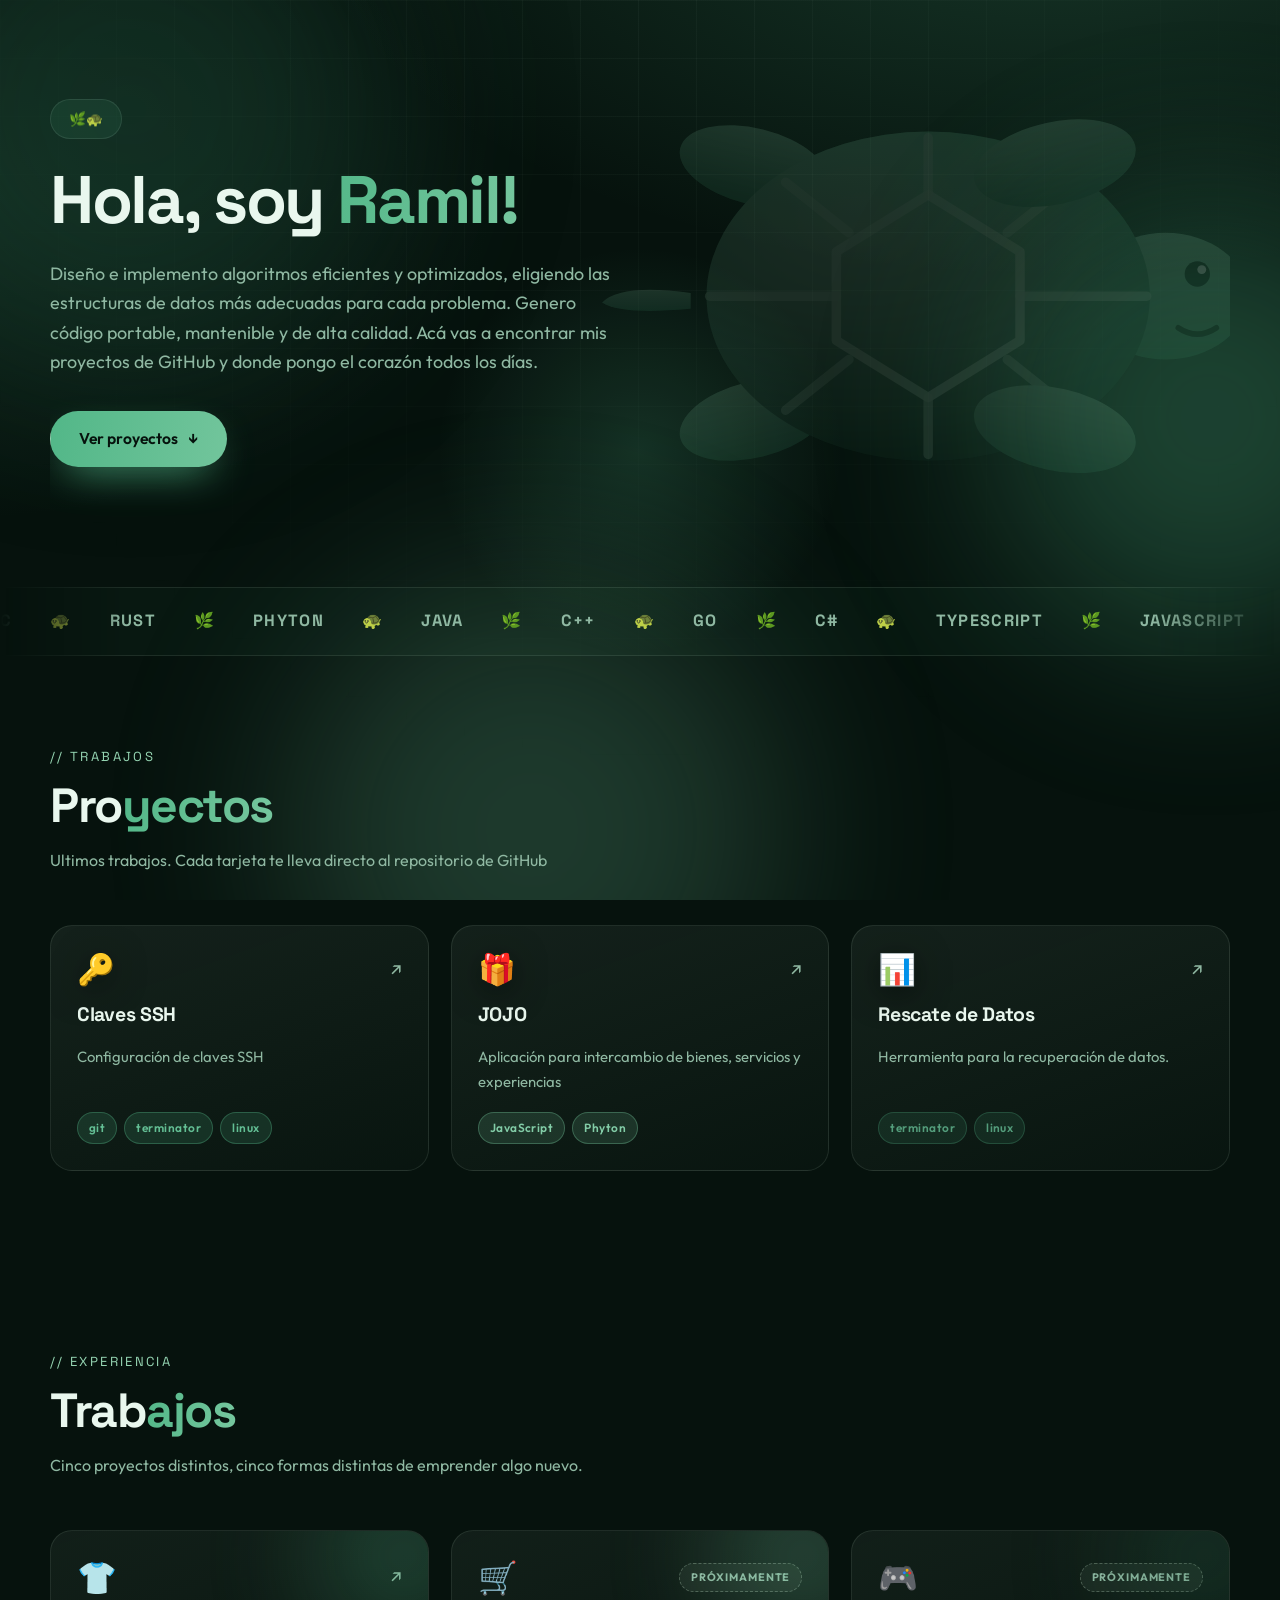
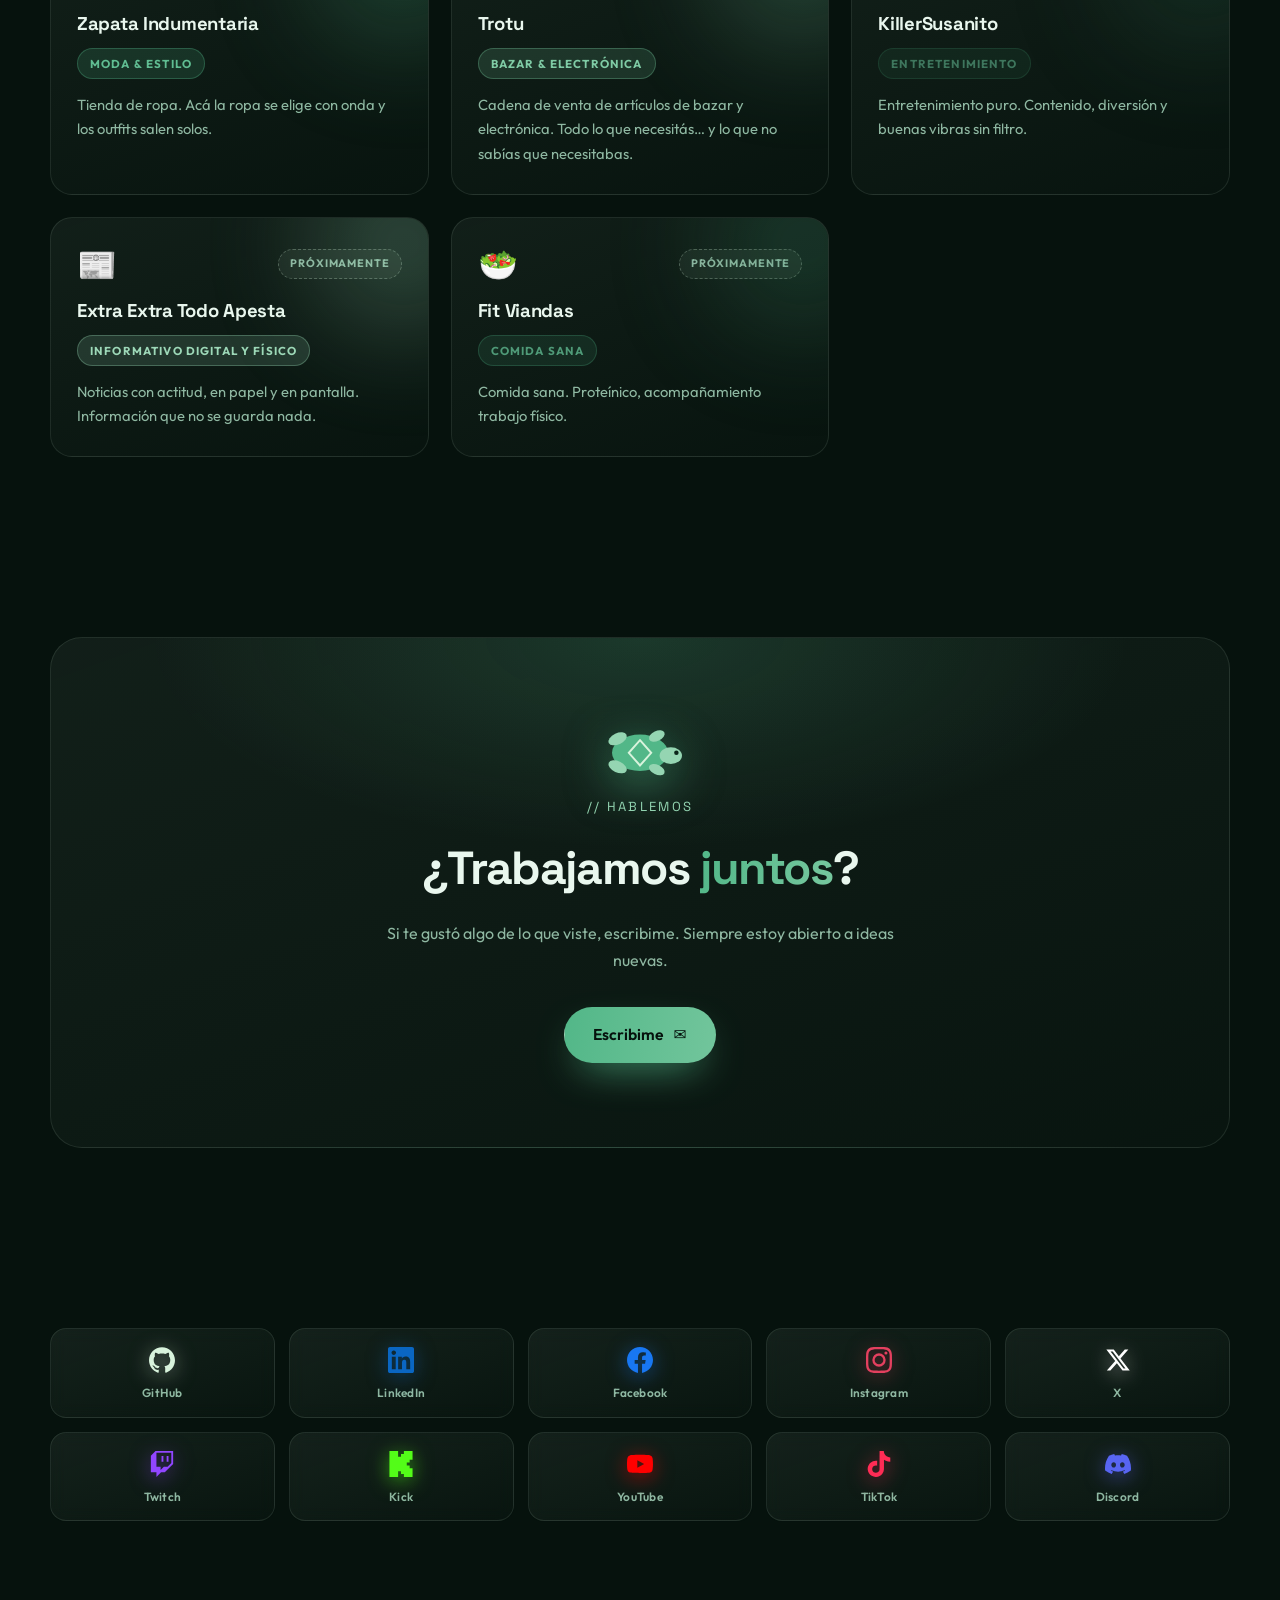
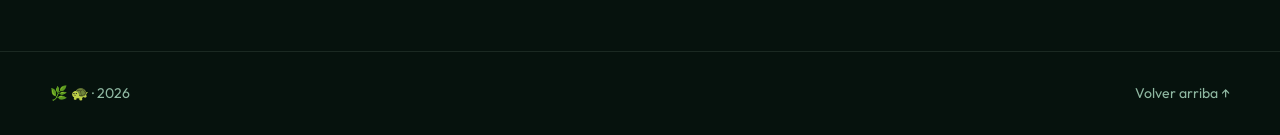
<file: index.html>
<!DOCTYPE html>
<html lang="es">
<head>
<meta charset="UTF-8">
<meta name="viewport" content="width=device-width, initial-scale=1">
<title>Ramil · Portafolio</title>
<meta name="description" content="Portafolio personal: proyectos de GitHub y trabajos.">

<link rel="preconnect" href="https://fonts.googleapis.com">
<link rel="preconnect" href="https://fonts.gstatic.com" crossorigin>
<link href="https://fonts.googleapis.com/css2?family=Outfit:wght@300;400;600;800&family=Space+Grotesk:wght@400;700&display=swap" rel="stylesheet">

<link rel="stylesheet" href="styles.css">
</head>
<body>

<div class="progress" id="progress" aria-hidden="true"></div>

<div class="bg" aria-hidden="true">
  <span class="blob b1"></span>
  <span class="blob b2"></span>
  <span class="blob b3"></span>
</div>
<div class="grid-overlay" aria-hidden="true"></div>

<!-- Tortugas nadando de fondo -->
<div class="turtles-bg" aria-hidden="true">
  <svg class="turtle-swim ts1" viewBox="0 0 60 40">
    <ellipse cx="30" cy="22" rx="20" ry="13" fill="#2d6a4f" opacity=".55"/>
    <ellipse cx="52" cy="24" rx="8" ry="6" fill="#40916c" opacity=".55"/>
    <circle cx="55" cy="22" r="1.4" fill="#0b2419" opacity=".55"/>
    <ellipse cx="14" cy="12" rx="7" ry="4" transform="rotate(-25 14 12)" fill="#40916c" opacity=".55"/>
    <ellipse cx="14" cy="32" rx="7" ry="4" transform="rotate(25 14 32)" fill="#40916c" opacity=".55"/>
    <ellipse cx="42" cy="10" rx="6" ry="3.5" transform="rotate(-25 42 10)" fill="#40916c" opacity=".55"/>
    <ellipse cx="42" cy="34" rx="6" ry="3.5" transform="rotate(25 42 34)" fill="#40916c" opacity=".55"/>
    <polygon points="30,13 38,22 30,31 22,22" fill="none" stroke="#95d5b2" stroke-width="1.2" opacity=".55"/>
  </svg>

  <svg class="turtle-swim ts2" viewBox="0 0 60 40">
    <ellipse cx="30" cy="22" rx="20" ry="13" fill="#2d6a4f" opacity=".45"/>
    <ellipse cx="52" cy="24" rx="8" ry="6" fill="#40916c" opacity=".45"/>
    <circle cx="55" cy="22" r="1.4" fill="#0b2419" opacity=".45"/>
    <ellipse cx="14" cy="12" rx="7" ry="4" transform="rotate(-25 14 12)" fill="#40916c" opacity=".45"/>
    <ellipse cx="14" cy="32" rx="7" ry="4" transform="rotate(25 14 32)" fill="#40916c" opacity=".45"/>
    <ellipse cx="42" cy="10" rx="6" ry="3.5" transform="rotate(-25 42 10)" fill="#40916c" opacity=".45"/>
    <ellipse cx="42" cy="34" rx="6" ry="3.5" transform="rotate(25 42 34)" fill="#40916c" opacity=".45"/>
    <polygon points="30,13 38,22 30,31 22,22" fill="none" stroke="#95d5b2" stroke-width="1.2" opacity=".45"/>
  </svg>

  <svg class="turtle-swim ts3" viewBox="0 0 60 40">
    <ellipse cx="30" cy="22" rx="20" ry="13" fill="#2d6a4f" opacity=".5"/>
    <ellipse cx="52" cy="24" rx="8" ry="6" fill="#40916c" opacity=".5"/>
    <circle cx="55" cy="22" r="1.4" fill="#0b2419" opacity=".5"/>
    <ellipse cx="14" cy="12" rx="7" ry="4" transform="rotate(-25 14 12)" fill="#40916c" opacity=".5"/>
    <ellipse cx="14" cy="32" rx="7" ry="4" transform="rotate(25 14 32)" fill="#40916c" opacity=".5"/>
    <ellipse cx="42" cy="10" rx="6" ry="3.5" transform="rotate(-25 42 10)" fill="#40916c" opacity=".5"/>
    <ellipse cx="42" cy="34" rx="6" ry="3.5" transform="rotate(25 42 34)" fill="#40916c" opacity=".5"/>
    <polygon points="30,13 38,22 30,31 22,22" fill="none" stroke="#95d5b2" stroke-width="1.2" opacity=".5"/>
  </svg>
</div>

<div class="cursor-glow" id="cursorGlow" aria-hidden="true"></div>

<main>

  <!-- ===================== HERO ===================== -->
  <section class="hero container" id="inicio">

    <!-- 🐢 TORTUGA GRANDE DE FONDO (traslúcida) -->
    <div class="hero-turtle-bg" aria-hidden="true">
      <svg class="hero-turtle" viewBox="0 0 240 170">
        <defs>
          <linearGradient id="shellGrad" x1="0" y1="0" x2="0" y2="1">
            <stop offset="0" stop-color="#52b788"/>
            <stop offset="1" stop-color="#1b4332"/>
          </linearGradient>
          <linearGradient id="skinGrad" x1="0" y1="0" x2="0" y2="1">
            <stop offset="0" stop-color="#95d5b2"/>
            <stop offset="1" stop-color="#40916c"/>
          </linearGradient>
          <radialGradient id="shellShine" cx="0.35" cy="0.3" r="0.7">
            <stop offset="0" stop-color="#d8f3dc" stop-opacity=".55"/>
            <stop offset="1" stop-color="#d8f3dc" stop-opacity="0"/>
          </radialGradient>
        </defs>

        <ellipse cx="60" cy="125" rx="24" ry="12" transform="rotate(-25 60 125)" fill="url(#skinGrad)">
          <animateTransform attributeName="transform" type="rotate"
            values="-25 60 125;-12 60 125;-25 60 125" dur="3.2s" repeatCount="indefinite"/>
        </ellipse>
        <ellipse cx="60" cy="45" rx="24" ry="12" transform="rotate(25 60 45)" fill="url(#skinGrad)">
          <animateTransform attributeName="transform" type="rotate"
            values="25 60 45;12 60 45;25 60 45" dur="3.2s" repeatCount="indefinite"/>
        </ellipse>

        <path d="M 40 85 Q 18 82 12 88 Q 18 92 40 90 Z" fill="url(#skinGrad)"/>

        <ellipse cx="190" cy="86" rx="26" ry="20" fill="url(#skinGrad)"/>
        <circle cx="200" cy="79" r="4" fill="#0b2419"/>
        <circle cx="201.4" cy="77.6" r="1.4" fill="#fff"/>
        <path d="M 194 96 Q 200 100 206 96" stroke="#0b2419" stroke-width="1.8"
              fill="none" stroke-linecap="round"/>

        <ellipse cx="115" cy="86" rx="70" ry="52" fill="url(#shellGrad)"/>
        <ellipse cx="115" cy="86" rx="70" ry="52" fill="url(#shellShine)"/>

        <polygon points="115,54 144,72 144,100 115,118 86,100 86,72"
                 fill="none" stroke="#b7e4c7" stroke-width="3" opacity=".9" stroke-linejoin="round"/>
        <line x1="115" y1="36" x2="115" y2="54" stroke="#b7e4c7" stroke-width="3" opacity=".75" stroke-linecap="round"/>
        <line x1="115" y1="118" x2="115" y2="136" stroke="#b7e4c7" stroke-width="3" opacity=".75" stroke-linecap="round"/>
        <line x1="46" y1="86" x2="86" y2="86" stroke="#b7e4c7" stroke-width="3" opacity=".75" stroke-linecap="round"/>
        <line x1="144" y1="86" x2="184" y2="86" stroke="#b7e4c7" stroke-width="3" opacity=".75" stroke-linecap="round"/>
        <line x1="70" y1="50" x2="90" y2="66" stroke="#b7e4c7" stroke-width="3" opacity=".65" stroke-linecap="round"/>
        <line x1="160" y1="50" x2="140" y2="66" stroke="#b7e4c7" stroke-width="3" opacity=".65" stroke-linecap="round"/>
        <line x1="70" y1="122" x2="90" y2="106" stroke="#b7e4c7" stroke-width="3" opacity=".65" stroke-linecap="round"/>
        <line x1="160" y1="122" x2="140" y2="106" stroke="#b7e4c7" stroke-width="3" opacity=".65" stroke-linecap="round"/>

        <ellipse cx="155" cy="128" rx="26" ry="13" transform="rotate(25 155 128)" fill="url(#skinGrad)">
          <animateTransform attributeName="transform" type="rotate"
            values="25 155 128;10 155 128;25 155 128" dur="3.2s" repeatCount="indefinite"/>
        </ellipse>
        <ellipse cx="155" cy="44" rx="26" ry="13" transform="rotate(-25 155 44)" fill="url(#skinGrad)">
          <animateTransform attributeName="transform" type="rotate"
            values="-25 155 44;-10 155 44;-25 155 44" dur="3.2s" repeatCount="indefinite"/>
        </ellipse>
      </svg>

      <span class="bubble bb1"></span>
      <span class="bubble bb2"></span>
      <span class="bubble bb3"></span>
      <span class="bubble bb4"></span>
    </div>

    <!-- ✨ CONTENIDO ADELANTE -->
    <div class="hero-content">

      <div class="hero-text">
        <span class="pill reveal">🌿🐢</span>

        <h1 class="reveal">
          Hola, soy<span class="grad"> Ramil!</span><br>
        </h1>

        <p class="hero-sub reveal">
          Diseño e implemento algoritmos eficientes y optimizados, eligiendo las estructuras de datos más adecuadas para cada problema. Genero código portable, mantenible y de alta calidad. Acá vas a encontrar mis proyectos de GitHub
          y donde pongo el corazón todos los días.
        </p>

        <div class="hero-actions reveal">
          <a class="btn btn-primary" href="#proyectos">Ver proyectos <span aria-hidden="true">↓</span></a>
        </div>
      </div>

    </div>
  </section>

  <!-- ===================== MARQUEE ===================== -->
  <div class="marquee" aria-hidden="true">
    <div class="marquee-track" id="marquee">
      <span>C</span><span>🐢</span>
      <span>Rust</span><span>🌿</span>
      <span>Phyton</span><span>🐢</span>
      <span>Java</span><span>🌿</span>
      <span>C++</span><span>🐢</span>
      <span>GO</span><span>🌿</span>
      <span>C#</span><span>🐢</span>
      <span>Typescript</span><span>🌿</span>
      <span>JavaScript</span><span>🐢</span>
      <span>React</span><span>🌿</span>
      <span>Node</span><span>🐢</span>
      <span>Git</span><span>🌿</span>
    </div>
  </div>

  <!-- ===================== PROYECTOS ===================== -->
  <section class="section container" id="proyectos">
    <div class="section-head reveal">
      <span class="kicker">// Trabajos</span>
      <h2>Pro<span class="grad">yectos</span></h2>
      <p>Ultimos trabajos. Cada tarjeta te lleva directo al repositorio de GitHub</p>
    </div>

    <div class="grid" id="grid-proyectos"></div>
  </section>

  <!-- ===================== EMPRESAS / TRABAJOS ===================== -->
  <section class="section container" id="empresas">
    <div class="section-head reveal">
      <span class="kicker">// Experiencia</span>
      <h2>Trab<span class="grad">ajos</span></h2>
      <p>Cinco proyectos distintos, cinco formas distintas de emprender algo nuevo.</p>
    </div>

    <div class="grid grid-empresas">

      <div class="reveal">
  <a class="empresa" href="https://zapata.website" target="_blank" rel="noopener noreferrer" style="--accent:#52b788">
    <div class="empresa-head">
      <span class="empresa-icon" aria-hidden="true">👕</span>
      <span class="empresa-arrow" aria-hidden="true">↗</span>
    </div>
    <h3>Zapata Indumentaria</h3>
    <span class="empresa-tag">Moda &amp; Estilo</span>
    <p>Tienda de ropa. Acá la ropa se elige con onda y los outfits salen solos.</p>
  </a>
</div>

      <div class="reveal">
        <a class="empresa" href="en-construccion.html?empresa=Trotu" style="--accent:#74c69d">
          <div class="empresa-head">
            <span class="empresa-icon" aria-hidden="true">🛒</span>
            <span class="empresa-badge">Próximamente</span>
          </div>
          <h3>Trotu</h3>
          <span class="empresa-tag">Bazar &amp; Electrónica</span>
          <p>Cadena de venta de artículos de bazar y electrónica. Todo lo que necesitás… y lo que no sabías que necesitabas.</p>
        </a>
      </div>

      <div class="reveal">
        <a class="empresa" href="en-construccion.html?empresa=KillerSusanito" style="--accent:#2d6a4f">
          <div class="empresa-head">
            <span class="empresa-icon" aria-hidden="true">🎮</span>
            <span class="empresa-badge">Próximamente</span>
          </div>
          <h3>KillerSusanito</h3>
          <span class="empresa-tag">Entretenimiento</span>
          <p>Entretenimiento puro. Contenido, diversión y buenas vibras sin filtro.</p>
        </a>
      </div>

      <div class="reveal">
        <a class="empresa" href="en-construccion.html?empresa=Extra%20Extra%20Todo%20Apesta" style="--accent:#95d5b2">
          <div class="empresa-head">
            <span class="empresa-icon" aria-hidden="true">📰</span>
            <span class="empresa-badge">Próximamente</span>
          </div>
          <h3>Extra Extra Todo Apesta</h3>
          <span class="empresa-tag">Informativo digital y físico</span>
          <p>Noticias con actitud, en papel y en pantalla. Información que no se guarda nada.</p>
        </a>
      </div>

      <div class="reveal">
        <a class="empresa" href="en-construccion.html?empresa=Fit%20Viandas" style="--accent:#40916c">
          <div class="empresa-head">
            <span class="empresa-icon" aria-hidden="true">🥗</span>
            <span class="empresa-badge">Próximamente</span>
          </div>
          <h3>Fit Viandas</h3>
          <span class="empresa-tag">Comida Sana</span>
          <p>Comida sana. Proteínico, acompañamiento trabajo físico.</p>
        </a>
      </div>

    </div>
  </section>

  <!-- ===================== CONTACTO ===================== -->
  <section class="section container" id="contacto">
    <div class="contacto reveal">
      <svg viewBox="0 0 60 40" class="contacto-turtle" aria-hidden="true">
        <ellipse cx="30" cy="22" rx="20" ry="13" fill="#52b788"/>
        <ellipse cx="52" cy="24" rx="8" ry="6" fill="#95d5b2"/>
        <circle cx="56" cy="22" r="1.6" fill="#0b2419"/>
        <ellipse cx="14" cy="12" rx="7" ry="4" transform="rotate(-25 14 12)" fill="#95d5b2"/>
        <ellipse cx="14" cy="32" rx="7" ry="4" transform="rotate(25 14 32)" fill="#95d5b2"/>
        <ellipse cx="42" cy="10" rx="6" ry="3.5" transform="rotate(-25 42 10)" fill="#95d5b2"/>
        <ellipse cx="42" cy="34" rx="6" ry="3.5" transform="rotate(25 42 34)" fill="#95d5b2"/>
        <polygon points="30,13 38,22 30,31 22,22" fill="none" stroke="#d8f3dc" stroke-width="1.4"/>
      </svg>
      <span class="kicker">// Hablemos</span>
      <h2>¿Trabajamos <span class="grad">juntos</span>?</h2>
      <p>Si te gustó algo de lo que viste, escribime. Siempre estoy abierto a ideas nuevas.</p>
      <div class="hero-actions">
        <a class="btn btn-primary" href="mailto:rzapata@fi.uba.ar">Escribime <span aria-hidden="true">✉</span></a>
      </div>
    </div>
  </section>

  <!-- ===================== REDES SOCIALES ===================== -->
  <section class="section container">
    <div class="social-section reveal">

      <div class="social-grid">

        <a class="social-card" href="https://github.com/zapataramil" target="_blank" rel="noopener noreferrer"
           style="--brand:#d8f3dc" aria-label="GitHub">
          <svg viewBox="0 0 24 24" aria-hidden="true"><path d="M12 .297c-6.63 0-12 5.373-12 12 0 5.303 3.438 9.8 8.205 11.385.6.113.82-.258.82-.577 0-.285-.01-1.04-.015-2.04-3.338.724-4.042-1.61-4.042-1.61C4.422 18.07 3.633 17.7 3.633 17.7c-1.087-.744.084-.729.084-.729 1.205.084 1.838 1.236 1.838 1.236 1.07 1.835 2.809 1.305 3.495.998.108-.776.417-1.305.76-1.605-2.665-.3-5.466-1.332-5.466-5.93 0-1.31.465-2.38 1.235-3.22-.135-.303-.54-1.523.105-3.176 0 0 1.005-.322 3.3 1.23.96-.267 1.98-.399 3-.405 1.02.006 2.04.138 3 .405 2.28-1.552 3.285-1.23 3.285-1.23.645 1.653.24 2.873.12 3.176.765.84 1.23 1.91 1.23 3.22 0 4.61-2.805 5.625-5.475 5.92.42.36.81 1.096.81 2.22 0 1.606-.015 2.896-.015 3.286 0 .315.21.69.825.57C20.565 22.092 24 17.592 24 12.297c0-6.627-5.373-12-12-12"/></svg>
          <span>GitHub</span>
        </a>

        <a class="social-card" href="https://www.linkedin.com/in/zapatalopezramil" target="_blank" rel="noopener noreferrer"
           style="--brand:#0A66C2" aria-label="LinkedIn">
          <svg viewBox="0 0 24 24" aria-hidden="true"><path d="M20.447 20.452h-3.554v-5.569c0-1.328-.027-3.037-1.852-3.037-1.853 0-2.136 1.445-2.136 2.939v5.667H9.351V9h3.414v1.561h.046c.477-.9 1.637-1.85 3.37-1.85 3.601 0 4.267 2.37 4.267 5.455v6.286zM5.337 7.433c-1.144 0-2.063-.926-2.063-2.065 0-1.138.92-2.063 2.063-2.063 1.14 0 2.064.925 2.064 2.063 0 1.139-.925 2.065-2.064 2.065zm1.782 13.019H3.555V9h3.564v11.452zM22.225 0H1.771C.792 0 0 .774 0 1.729v20.542C0 23.227.792 24 1.771 24h20.451C23.2 24 24 23.227 24 22.271V1.729C24 .774 23.2 0 22.222 0h.003z"/></svg>
          <span>LinkedIn</span>
        </a>

        <a class="social-card" href="https://www.facebook.com/zzapataramil" target="_blank" rel="noopener noreferrer"
           style="--brand:#1877F2" aria-label="Facebook">
          <svg viewBox="0 0 24 24" aria-hidden="true"><path d="M24 12.073c0-6.627-5.373-12-12-12s-12 5.373-12 12c0 5.99 4.388 10.954 10.125 11.854v-8.385H7.078v-3.47h3.047V9.43c0-3.007 1.792-4.669 4.533-4.669 1.312 0 2.686.235 2.686.235v2.953H15.83c-1.491 0-1.956.925-1.956 1.874v2.25h3.328l-.532 3.47h-2.796v8.385C19.612 23.027 24 18.062 24 12.073z"/></svg>
          <span>Facebook</span>
        </a>

        <a class="social-card" href="https://www.instagram.com/ramil.zapata/" target="_blank" rel="noopener noreferrer"
           style="--brand:#E4405F" aria-label="Instagram">
          <svg viewBox="0 0 24 24" aria-hidden="true"><path d="M12 2.163c3.204 0 3.584.012 4.85.07 3.252.148 4.771 1.691 4.919 4.919.058 1.265.069 1.645.069 4.849 0 3.205-.012 3.584-.069 4.849-.149 3.225-1.664 4.771-4.919 4.919-1.266.058-1.644.07-4.85.07-3.204 0-3.584-.012-4.849-.07-3.26-.149-4.771-1.699-4.919-4.92-.058-1.265-.07-1.644-.07-4.849 0-3.204.013-3.583.07-4.849.149-3.227 1.664-4.771 4.919-4.919 1.266-.057 1.645-.069 4.849-.069zM12 0C8.741 0 8.333.014 7.053.072 2.695.272.273 2.69.073 7.052.014 8.333 0 8.741 0 12c0 3.259.014 3.668.072 4.948.2 4.358 2.618 6.78 6.98 6.98C8.333 23.986 8.741 24 12 24c3.259 0 3.668-.014 4.948-.072 4.354-.2 6.782-2.618 6.979-6.98.059-1.28.073-1.689.073-4.948 0-3.259-.014-3.667-.072-4.947-.196-4.354-2.617-6.78-6.979-6.98C15.668.014 15.259 0 12 0zm0 5.838a6.162 6.162 0 100 12.324 6.162 6.162 0 000-12.324zM12 16a4 4 0 110-8 4 4 0 010 8zm6.406-11.845a1.44 1.44 0 100 2.881 1.44 1.44 0 000-2.881z"/></svg>
          <span>Instagram</span>
        </a>

        <a class="social-card" href="https://x.com/ramilzapata" target="_blank" rel="noopener noreferrer"
           style="--brand:#ffffff" aria-label="X">
          <svg viewBox="0 0 24 24" aria-hidden="true"><path d="M18.244 2.25h3.308l-7.227 8.26 8.502 11.24H16.17l-5.214-6.817L4.99 21.75H1.68l7.73-8.835L1.254 2.25H8.08l4.713 6.231zm-1.161 17.52h1.833L7.084 4.126H5.117z"/></svg>
          <span>X</span>
        </a>

        <a class="social-card" href="https://www.twitch.tv/ramilzapata" target="_blank" rel="noopener noreferrer"
           style="--brand:#9146FF" aria-label="Twitch">
          <svg viewBox="0 0 24 24" aria-hidden="true"><path d="M11.571 4.714h1.715v5.143H11.57zm4.715 0H18v5.143h-1.714zM6 0L1.714 4.286v15.428h5.143V24l4.286-4.286h3.428L22.286 12V0zm14.571 11.143l-3.428 3.428h-3.429l-3 3v-3H6.857V1.714h13.714Z"/></svg>
          <span>Twitch</span>
        </a>

        <a class="social-card" href="https://kick.com/ramilzapata7" target="_blank" rel="noopener noreferrer"
           style="--brand:#53FC18" aria-label="Kick">
          <svg viewBox="0 0 24 24" aria-hidden="true"><path d="M1.333 0h8v5.333H12V2.667h2.667V0h8v8H20v2.667h-2.667v2.666H20V16h2.667v8h-8v-2.667H12v-2.666H9.333V24h-8Z"/></svg>
          <span>Kick</span>
        </a>

        <a class="social-card" href="https://www.youtube.com/@ramilzapata7" target="_blank" rel="noopener noreferrer"
           style="--brand:#FF0000" aria-label="YouTube">
          <svg viewBox="0 0 24 24" aria-hidden="true"><path d="M23.498 6.186a3.016 3.016 0 0 0-2.122-2.136C19.505 3.545 12 3.545 12 3.545s-7.505 0-9.377.505A3.017 3.017 0 0 0 .502 6.186C0 8.07 0 12 0 12s0 3.93.502 5.814a3.016 3.016 0 0 0 2.122 2.136c1.871.505 9.376.505 9.376.505s7.505 0 9.377-.505a3.015 3.015 0 0 0 2.122-2.136C24 15.93 24 12 24 12s0-3.93-.502-5.814zM9.545 15.568V8.432L15.818 12l-6.273 3.568z"/></svg>
          <span>YouTube</span>
        </a>

        <a class="social-card" href="https://www.tiktok.com/@ramilzapata7" target="_blank" rel="noopener noreferrer"
           style="--brand:#FE2C55" aria-label="TikTok">
          <svg viewBox="0 0 24 24" aria-hidden="true"><path d="M12.525.02c1.31-.02 2.61-.01 3.91-.02.08 1.53.63 3.09 1.75 4.17 1.12 1.11 2.7 1.62 4.24 1.79v4.03c-1.44-.05-2.89-.35-4.2-.97-.57-.26-1.1-.59-1.62-.93-.01 2.92.01 5.84-.02 8.75-.08 1.4-.54 2.79-1.35 3.94-1.31 1.92-3.58 3.17-5.91 3.21-1.43.08-2.86-.31-4.08-1.03-2.02-1.19-3.44-3.37-3.65-5.71-.02-.5-.03-1-.01-1.49.18-1.9 1.12-3.72 2.58-4.96 1.66-1.44 3.98-2.13 6.15-1.72.02 1.48-.04 2.96-.04 4.44-.99-.32-2.15-.23-3.02.37-.63.41-1.11 1.04-1.36 1.75-.21.51-.15 1.07-.14 1.61.24 1.64 1.82 3.02 3.5 2.87 1.12-.01 2.19-.66 2.77-1.61.19-.33.4-.67.41-1.06.1-1.79.06-3.57.07-5.36.01-4.03-.01-8.05.02-12.07z"/></svg>
          <span>TikTok</span>
        </a>

        <a class="social-card" href="https://discord.gg/w8Fs36R8W" target="_blank" rel="noopener noreferrer"
           style="--brand:#5865F2" aria-label="Discord">
          <svg viewBox="0 0 24 24" aria-hidden="true"><path d="M20.317 4.3698a19.7913 19.7913 0 00-4.8851-1.5152.0741.0741 0 00-.0785.0371c-.211.3753-.4447.8648-.6083 1.2495-1.8447-.2762-3.68-.2762-5.4868 0-.1636-.3933-.4058-.8742-.6177-1.2495a.077.077 0 00-.0785-.037 19.7363 19.7363 0 00-4.8852 1.515.0699.0699 0 00-.0321.0277C.5334 9.0458-.319 13.5799.0992 18.0578a.0824.0824 0 00.0312.0561c2.0528 1.5076 4.0413 2.4228 5.9929 3.0294a.0777.0777 0 00.0842-.0276c.4616-.6304.8731-1.2952 1.226-1.9942a.076.076 0 00-.0416-.1057c-.6528-.2476-1.2743-.5495-1.8722-.8923a.077.077 0 01-.0076-.1277c.1258-.0943.2517-.1923.3718-.2914a.0743.0743 0 01.0776-.0105c3.9278 1.7933 8.18 1.7933 12.0614 0a.0739.0739 0 01.0785.0095c.1202.099.246.1981.3728.2924a.077.077 0 01-.0066.1276 12.2986 12.2986 0 01-1.873.8914.0766.0766 0 00-.0407.1067c.3604.698.7719 1.3628 1.225 1.9932a.076.076 0 00.0842.0286c1.961-.6067 3.9495-1.5219 6.0023-3.0294a.077.077 0 00.0313-.0552c.5004-5.177-.8382-9.6739-3.5485-13.6604a.061.061 0 00-.0312-.0286zM8.02 15.3312c-1.1825 0-2.1569-1.0857-2.1569-2.419 0-1.3332.9555-2.4189 2.157-2.4189 1.2108 0 2.1757 1.0952 2.1568 2.419 0 1.3332-.9555 2.4189-2.1569 2.4189zm7.9748 0c-1.1825 0-2.1569-1.0857-2.1569-2.419 0-1.3332.9554-2.4189 2.1569-2.4189 1.2108 0 2.1757 1.0952 2.1568 2.419 0 1.3332-.946 2.4189-2.1568 2.4189Z"/></svg>
          <span>Discord</span>
        </a>

      </div>
    </div>
  </section>

</main>

<footer>
  <div class="container footer-inner">
    <p><span aria-hidden="true">🌿</span> <span aria-hidden="true">🐢</span> · <span id="year"></span></p>
    <a href="#inicio">Volver arriba ↑</a>
  </div>
</footer>

<script src="script.js"></script>
</body>
</html>
</file>
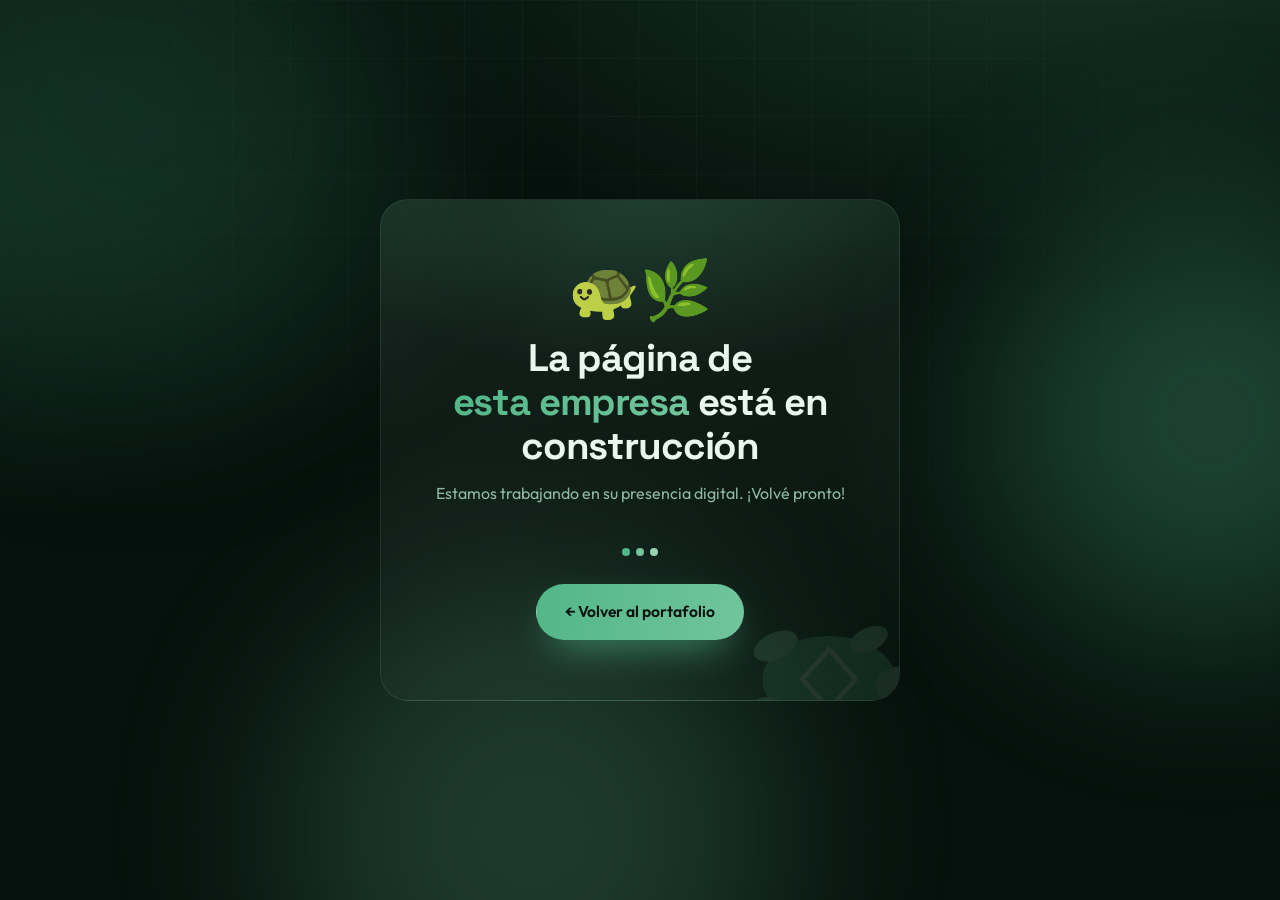
<file: en-construccion.html>
<!DOCTYPE html>
<html lang="es">
<head>
<meta charset="UTF-8">
<meta name="viewport" content="width=device-width, initial-scale=1">
<title>Próximamente · Ramil</title>
<link rel="preconnect" href="https://fonts.googleapis.com">
<link rel="preconnect" href="https://fonts.gstatic.com" crossorigin>
<link href="https://fonts.googleapis.com/css2?family=Outfit:wght@300;400;600;800&family=Space+Grotesk:wght@400;700&display=swap" rel="stylesheet">
<link rel="stylesheet" href="styles.css">
</head>
<body>

<div class="bg" aria-hidden="true">
  <span class="blob b1"></span>
  <span class="blob b2"></span>
  <span class="blob b3"></span>
</div>
<div class="grid-overlay" aria-hidden="true"></div>

<main class="construccion-wrap">

  <div class="construccion">

    <svg class="construccion-bg-turtle" viewBox="0 0 60 40" aria-hidden="true">
      <ellipse cx="30" cy="22" rx="20" ry="13" fill="#52b788"/>
      <ellipse cx="52" cy="24" rx="8" ry="6" fill="#95d5b2"/>
      <circle cx="56" cy="22" r="1.6" fill="#0b2419"/>
      <ellipse cx="14" cy="12" rx="7" ry="4" transform="rotate(-25 14 12)" fill="#95d5b2"/>
      <ellipse cx="14" cy="32" rx="7" ry="4" transform="rotate(25 14 32)" fill="#95d5b2"/>
      <ellipse cx="42" cy="10" rx="6" ry="3.5" transform="rotate(-25 42 10)" fill="#95d5b2"/>
      <ellipse cx="42" cy="34" rx="6" ry="3.5" transform="rotate(25 42 34)" fill="#95d5b2"/>
      <polygon points="30,13 38,22 30,31 22,22" fill="none" stroke="#d8f3dc" stroke-width="1.4"/>
    </svg>

    <div class="construccion-emoji" aria-hidden="true">🐢🌿</div>

    <h1>La página de <span class="empresa-nombre" id="nombre">esta empresa</span> está en construcción</h1>

    <p>Estamos trabajando en su presencia digital. ¡Volvé pronto!</p>

    <div class="barras" aria-hidden="true">
      <span></span><span></span><span></span>
    </div>

    <div class="hero-actions" style="justify-content:center; margin-bottom:0;">
      <a class="btn btn-primary" href="index.html">← Volver al portafolio</a>
    </div>

  </div>

</main>

<script>
  const params = new URLSearchParams(location.search);
  const empresa = params.get("empresa");
  if (empresa) {
    document.getElementById("nombre").textContent = empresa;
    document.title = "Próximamente · " + empresa;
  }
</script>

</body>
</html>
</file>
<file: styles.css>
/* =========================================================
   1. RESET Y VARIABLES
   ========================================================= */
*, *::before, *::after { box-sizing: border-box; }
* { margin: 0; padding: 0; }

:root {
  --bg: #06120d;
  --stroke: rgba(216, 243, 220, .10);
  --txt: #e9f7ee;
  --muted: #8fb8a2;

  --c1: #52b788;
  --c2: #95d5b2;
  --c3: #74c69d;
  --c4: #b7e4c7;
  --c5: #d8f3dc;

  --radius: 22px;
  --font: 'Outfit', system-ui, -apple-system, Segoe UI, sans-serif;
  --display: 'Space Grotesk', var(--font);
}

html {
  scroll-behavior: smooth;
  scroll-padding-top: 20px;
}

body {
  font-family: var(--font);
  background: var(--bg);
  color: var(--txt);
  line-height: 1.65;
  overflow-x: hidden;
  -webkit-font-smoothing: antialiased;
}

a { color: inherit; text-decoration: none; }
img, svg { display: block; max-width: 100%; }

::selection { background: var(--c1); color: #06120d; }

:focus-visible {
  outline: 2px solid var(--c2);
  outline-offset: 3px;
  border-radius: 6px;
}

::-webkit-scrollbar { width: 10px; }
::-webkit-scrollbar-track { background: #06120d; }
::-webkit-scrollbar-thumb {
  background: linear-gradient(var(--c1), var(--c2));
  border-radius: 99px;
}

/* =========================================================
   2. FONDO ANIMADO
   ========================================================= */
.bg {
  position: fixed;
  inset: 0;
  z-index: -3;
  overflow: hidden;
  background:
    radial-gradient(1200px 620px at 82% -12%, rgba(82, 183, 136, .22), transparent 62%),
    radial-gradient(900px 520px at -5% 22%, rgba(45, 106, 79, .28), transparent 62%),
    var(--bg);
}

.blob {
  position: absolute;
  border-radius: 50%;
  filter: blur(95px);
  opacity: .42;
  will-change: transform;
}

.b1 { width: 520px; height: 520px; background: #1b4332; top: -150px; left: -130px; animation: blobFloat 22s ease-in-out infinite; }
.b2 { width: 440px; height: 440px; background: #52b788; top: 22%; right: -150px; opacity: .3; animation: blobFloat 28s ease-in-out infinite reverse; }
.b3 { width: 500px; height: 500px; background: #74c69d; bottom: -180px; left: 22%; opacity: .22; animation: blobFloat 34s ease-in-out infinite; }

@keyframes blobFloat {
  0%, 100% { transform: translate(0, 0) scale(1); }
  33%      { transform: translate(70px, -50px) scale(1.13); }
  66%      { transform: translate(-50px, 60px) scale(.9); }
}

.grid-overlay {
  position: fixed;
  inset: 0;
  z-index: -2;
  pointer-events: none;
  background-image:
    linear-gradient(rgba(216, 243, 220, .04) 1px, transparent 1px),
    linear-gradient(90deg, rgba(216, 243, 220, .04) 1px, transparent 1px);
  background-size: 58px 58px;
  -webkit-mask-image: radial-gradient(circle at 50% 0%, #000 0%, transparent 72%);
  mask-image: radial-gradient(circle at 50% 0%, #000 0%, transparent 72%);
}

/* =========================================================
   3. TORTUGAS NADANDO DE FONDO
   ========================================================= */
.turtles-bg {
  position: fixed;
  inset: 0;
  z-index: -1;
  pointer-events: none;
  overflow: hidden;
}

.turtle-swim {
  position: absolute;
  width: 90px;
  height: auto;
  filter: blur(.3px);
  will-change: transform;
}

.ts1 { top: 18%; left: -140px; animation: swim1 38s linear infinite; }
.ts2 { top: 62%; left: -160px; width: 70px; animation: swim2 52s linear infinite; animation-delay: -12s; }
.ts3 { top: 40%; left: -180px; width: 110px; animation: swim3 65s linear infinite; animation-delay: -30s; }

@keyframes swim1 {
  0%   { transform: translateX(0) translateY(0) rotate(-2deg); opacity: 0; }
  10%  { opacity: .5; }
  50%  { transform: translateX(60vw) translateY(-30px) rotate(2deg); }
  90%  { opacity: .5; }
  100% { transform: translateX(120vw) translateY(10px) rotate(-2deg); opacity: 0; }
}
@keyframes swim2 {
  0%   { transform: translateX(0) translateY(0) scaleX(-1); opacity: 0; }
  10%  { opacity: .4; }
  50%  { transform: translateX(60vw) translateY(40px) scaleX(-1); }
  90%  { opacity: .4; }
  100% { transform: translateX(120vw) translateY(-20px) scaleX(-1); opacity: 0; }
}
@keyframes swim3 {
  0%   { transform: translateX(0) translateY(0); opacity: 0; }
  10%  { opacity: .35; }
  50%  { transform: translateX(60vw) translateY(-50px); }
  90%  { opacity: .35; }
  100% { transform: translateX(120vw) translateY(20px); opacity: 0; }
}

.cursor-glow {
  position: fixed;
  left: 0; top: 0;
  width: 440px; height: 440px;
  border-radius: 50%;
  pointer-events: none;
  z-index: 0;
  mix-blend-mode: screen;
  background: radial-gradient(circle, rgba(82, 183, 136, .18), transparent 65%);
  transform: translate(-50%, -50%);
  will-change: transform;
}

@media (hover: none) {
  .cursor-glow { display: none; }
}

/* =========================================================
   4. UTILIDADES
   ========================================================= */
.container { width: min(1180px, 100% - 48px); margin-inline: auto; }

.grad {
  background: linear-gradient(100deg, var(--c1), var(--c3) 45%, var(--c2));
  background-size: 220% 100%;
  -webkit-background-clip: text;
  background-clip: text;
  color: transparent;
  animation: gradShift 9s ease infinite;
}

@keyframes gradShift {
  0%, 100% { background-position: 0% 50%; }
  50%      { background-position: 100% 50%; }
}

.progress {
  position: fixed;
  top: 0; left: 0;
  height: 3px;
  width: 0;
  z-index: 200;
  background: linear-gradient(90deg, var(--c1), var(--c2), var(--c4));
  box-shadow: 0 0 16px rgba(82, 183, 136, .9);
  transition: width .1s linear;
}

.reveal {
  opacity: 0;
  transform: translateY(34px);
  transition: opacity .8s cubic-bezier(.2, .75, .25, 1),
              transform .8s cubic-bezier(.2, .75, .25, 1);
}
.reveal.in { opacity: 1; transform: none; }

/* =========================================================
   5. HERO
   ========================================================= */
.hero {
  position: relative;
  padding: clamp(70px, 11vh, 130px) 0 clamp(60px, 8vh, 100px);
  overflow: hidden;
}

.hero-turtle-bg {
  position: absolute;
  top: 50%;
  right: -8%;
  transform: translateY(-50%);
  width: min(760px, 78%);
  opacity: .14;
  pointer-events: none;
  z-index: 0;
  animation: turtleFloat 7s ease-in-out infinite;
  filter: blur(.4px);
}

.hero-turtle {
  width: 100%;
  height: auto;
}

@keyframes turtleFloat {
  0%, 100% { transform: translateY(0) rotate(-1deg); }
  50%      { transform: translateY(-18px) rotate(1.5deg); }
}

.bubble {
  position: absolute;
  border-radius: 50%;
  background: radial-gradient(circle at 30% 30%, rgba(216, 243, 220, .9), rgba(82, 183, 136, .3) 60%, transparent 75%);
  border: 1px solid rgba(216, 243, 220, .35);
  opacity: 0;
  animation: bubbleRise 6s ease-in infinite;
}

.bb1 { width: 16px; height: 16px; left: 8%; bottom: 18%; animation-delay: 0s; }
.bb2 { width: 10px; height: 10px; left: 22%; bottom: 30%; animation-delay: 1.2s; }
.bb3 { width: 20px; height: 20px; right: 20%; bottom: 22%; animation-delay: 2.4s; }
.bb4 { width: 9px;  height: 9px;  right: 34%; bottom: 40%; animation-delay: 3.6s; }

@keyframes bubbleRise {
  0%   { transform: translateY(0) scale(.6); opacity: 0; }
  20%  { opacity: .9; }
  100% { transform: translateY(-260px) scale(1.2); opacity: 0; }
}

.hero-content {
  position: relative;
  z-index: 1;
  display: flex;
  flex-direction: column;
  gap: 60px;
}

.hero-text { max-width: 680px; }

.pill {
  display: inline-block;
  font-size: .85rem;
  font-weight: 600;
  padding: 8px 18px;
  border-radius: 99px;
  border: 1px solid var(--stroke);
  background: rgba(82, 183, 136, .10);
  color: var(--c4);
  margin-bottom: 26px;
  animation: pulsePill 3.2s ease-in-out infinite;
}

@keyframes pulsePill {
  0%, 100% { box-shadow: 0 0 0 0 rgba(82, 183, 136, .40); }
  50%      { box-shadow: 0 0 0 12px rgba(82, 183, 136, 0); }
}

.hero h1 {
  font-family: var(--display);
  font-size: clamp(2.1rem, 5.6vw, 4.2rem);
  line-height: 1.06;
  letter-spacing: -.035em;
  font-weight: 700;
  margin-bottom: 22px;
}

.typed-wrap { white-space: nowrap; }

#typed {
  background: linear-gradient(100deg, var(--c2), var(--c4));
  -webkit-background-clip: text;
  background-clip: text;
  color: transparent;
}

.caret {
  display: inline-block;
  width: 3px;
  height: .9em;
  margin-left: 6px;
  vertical-align: -.08em;
  border-radius: 2px;
  background: var(--c1);
  animation: blink 1s steps(2) infinite;
}

@keyframes blink { 50% { opacity: 0; } }

.hero-sub {
  max-width: 560px;
  font-size: clamp(1rem, 1.6vw, 1.12rem);
  color: var(--muted);
  margin-bottom: 34px;
}

.hero-actions {
  display: flex;
  flex-wrap: wrap;
  gap: 14px;
  margin-bottom: 48px;
}

.btn {
  display: inline-flex;
  align-items: center;
  gap: 10px;
  font-family: var(--font);
  font-size: .98rem;
  font-weight: 600;
  padding: 14px 28px;
  border-radius: 99px;
  border: 1px solid transparent;
  cursor: pointer;
  transition: transform .25s cubic-bezier(.2, .8, .2, 1),
              box-shadow .3s, background .3s, border-color .3s;
}

.btn-primary {
  color: #06120d;
  background: linear-gradient(100deg, var(--c1), var(--c3) 55%, var(--c2));
  background-size: 200% 100%;
  box-shadow: 0 16px 40px -16px var(--c1);
}
.btn-primary:hover {
  transform: translateY(-3px) scale(1.02);
  background-position: 100% 50%;
  box-shadow: 0 22px 55px -18px var(--c2);
}
.btn-primary span { transition: transform .3s; }
.btn-primary:hover span { transform: translateY(3px); }

.btn-ghost {
  color: var(--txt);
  border-color: var(--stroke);
  background: rgba(216, 243, 220, .05);
}
.btn-ghost:hover {
  transform: translateY(-3px);
  border-color: var(--c2);
  background: rgba(149, 213, 178, .12);
  box-shadow: 0 18px 40px -20px var(--c2);
}

.hero-stats {
  display: flex;
  flex-wrap: wrap;
  gap: 42px;
}

.stat {
  display: flex;
  flex-direction: column;
  line-height: 1.2;
}
.stat strong {
  font-family: var(--display);
  font-size: clamp(1.7rem, 3.4vw, 2.4rem);
  font-weight: 700;
  background: linear-gradient(100deg, var(--c2), var(--c1));
  -webkit-background-clip: text;
  background-clip: text;
  color: transparent;
}
.stat span {
  font-size: .82rem;
  letter-spacing: .14em;
  text-transform: uppercase;
  color: var(--muted);
}

/* =========================================================
   6. REDES SOCIALES
   ========================================================= */
.social-section { position: relative; }

.social-title {
  font-family: var(--display);
  font-size: clamp(1.4rem, 2.8vw, 2rem);
  letter-spacing: -.025em;
  margin-bottom: 24px;
}

.social-grid {
  display: grid;
  grid-template-columns: repeat(5, minmax(0, 1fr));
  gap: 14px;
}

.social-card {
  position: relative;
  display: flex;
  flex-direction: column;
  align-items: center;
  justify-content: center;
  gap: 10px;
  padding: 18px 10px 14px;
  border-radius: 16px;
  border: 1px solid var(--stroke);
  background: linear-gradient(160deg, rgba(216, 243, 220, .07), rgba(216, 243, 220, .015));
  backdrop-filter: blur(8px);
  -webkit-backdrop-filter: blur(8px);
  overflow: hidden;
  isolation: isolate;
  transition: transform .28s cubic-bezier(.2, .8, .2, 1),
              border-color .3s,
              box-shadow .3s,
              background .3s;
}

.social-card::after {
  content: '';
  position: absolute;
  inset: 0;
  border-radius: inherit;
  background: radial-gradient(120px circle at 50% 0%,
              color-mix(in srgb, var(--brand) 22%, transparent),
              transparent 70%);
  opacity: 0;
  transition: opacity .3s;
  pointer-events: none;
  z-index: -1;
}

.social-card svg {
  width: 26px;
  height: 26px;
  fill: var(--brand, var(--c2));
  transition: transform .3s cubic-bezier(.2, .8, .2, 1), filter .3s;
  filter: drop-shadow(0 4px 10px color-mix(in srgb, var(--brand) 55%, transparent));
}

.social-card span {
  font-size: .74rem;
  font-weight: 600;
  letter-spacing: .02em;
  color: var(--muted);
  transition: color .3s;
}

.social-card:hover {
  transform: translateY(-5px);
  border-color: color-mix(in srgb, var(--brand) 65%, transparent);
  background: color-mix(in srgb, var(--brand) 10%, rgba(216, 243, 220, .03));
  box-shadow: 0 18px 40px -18px var(--brand);
}

.social-card:hover::after { opacity: 1; }

.social-card:hover svg {
  transform: scale(1.2) rotate(-6deg);
  filter: drop-shadow(0 6px 16px color-mix(in srgb, var(--brand) 80%, transparent));
}

.social-card:hover span {
  color: color-mix(in srgb, var(--brand) 60%, #fff);
}

/* =========================================================
   7. MARQUEE
   ========================================================= */
.marquee {
  overflow: hidden;
  padding: 20px 0;
  border-top: 1px solid var(--stroke);
  border-bottom: 1px solid var(--stroke);
  background: rgba(82, 183, 136, .04);
  -webkit-mask-image: linear-gradient(90deg, transparent, #000 10%, #000 90%, transparent);
  mask-image: linear-gradient(90deg, transparent, #000 10%, #000 90%, transparent);
}

.marquee-track {
  display: flex;
  width: max-content;
  animation: marquee 30s linear infinite;
}
.marquee:hover .marquee-track { animation-play-state: paused; }

.marquee-track span {
  margin-right: 38px;
  font-family: var(--display);
  font-weight: 700;
  font-size: 1.02rem;
  letter-spacing: .08em;
  text-transform: uppercase;
  color: var(--muted);
  white-space: nowrap;
}
.marquee-track span:nth-child(even) {
  color: var(--c1);
  font-size: 1rem;
  align-self: center;
}

@keyframes marquee { to { transform: translateX(-50%); } }

/* =========================================================
   8. SECCIONES
   ========================================================= */
.section { padding: clamp(70px, 10vh, 120px) 0; }

.section-head {
  max-width: 640px;
  margin-bottom: 52px;
}

.kicker {
  display: block;
  font-family: var(--display);
  font-size: .82rem;
  letter-spacing: .18em;
  text-transform: uppercase;
  color: var(--c2);
  margin-bottom: 12px;
}

.section-head h2 {
  font-family: var(--display);
  font-size: clamp(1.9rem, 4.6vw, 3rem);
  line-height: 1.12;
  letter-spacing: -.03em;
  margin-bottom: 14px;
}

.section-head p { color: var(--muted); }

/* =========================================================
   9. GRID + TARJETAS DE PROYECTO
   ========================================================= */
.grid {
  display: grid;
  grid-template-columns: repeat(auto-fill, minmax(290px, 1fr));
  gap: 22px;
}

.grid > .reveal { display: flex; }

.card {
  position: relative;
  display: flex;
  flex-direction: column;
  gap: 14px;
  width: 100%;
  height: 100%;
  padding: 28px 26px 26px;
  border-radius: var(--radius);
  border: 1px solid var(--stroke);
  background: linear-gradient(160deg, rgba(216, 243, 220, .07), rgba(216, 243, 220, .015));
  overflow: hidden;
  isolation: isolate;
  transition: transform .3s cubic-bezier(.2, .8, .2, 1),
              border-color .35s,
              box-shadow .35s;
  transform-style: preserve-3d;
}

.card::before {
  content: '';
  position: absolute;
  inset: 0;
  border-radius: inherit;
  padding: 1px;
  background: linear-gradient(140deg, var(--accent, var(--c1)), transparent 50%, var(--accent, var(--c1)));
  -webkit-mask: linear-gradient(#000 0 0) content-box, linear-gradient(#000 0 0);
  -webkit-mask-composite: xor;
  mask: linear-gradient(#000 0 0) content-box, linear-gradient(#000 0 0);
  mask-composite: exclude;
  opacity: 0;
  transition: opacity .35s;
  pointer-events: none;
}

.card:hover {
  border-color: transparent;
  box-shadow: 0 26px 60px -26px var(--accent, var(--c1)),
              0 0 0 1px rgba(216, 243, 220, .05) inset;
}
.card:hover::before { opacity: 1; }

.card-spot {
  position: absolute;
  inset: 0;
  pointer-events: none;
  opacity: 0;
  background: radial-gradient(300px circle at var(--mx, 50%) var(--my, 50%),
              color-mix(in srgb, var(--accent, var(--c1)) 26%, transparent),
              transparent 72%);
  transition: opacity .35s;
}
.card:hover .card-spot { opacity: 1; }

.card-head {
  display: flex;
  align-items: center;
  justify-content: space-between;
}

.card-emoji {
  font-size: 1.9rem;
  line-height: 1;
  filter: drop-shadow(0 6px 16px rgba(0, 0, 0, .5));
  transition: transform .35s cubic-bezier(.2, .8, .2, 1);
}
.card:hover .card-emoji { transform: scale(1.18) rotate(-8deg); }

.card-arrow {
  font-size: 1.15rem;
  color: var(--muted);
  transition: transform .35s cubic-bezier(.2, .8, .2, 1), color .35s;
}
.card:hover .card-arrow {
  transform: translate(4px, -4px);
  color: var(--accent, var(--c2));
}

.card h3 {
  font-family: var(--display);
  font-size: 1.22rem;
  font-weight: 700;
  letter-spacing: -.015em;
}

.card p {
  font-size: .93rem;
  color: var(--muted);
  flex: 1;
}

.tags {
  display: flex;
  flex-wrap: wrap;
  gap: 7px;
  margin-top: 4px;
}
.tags span {
  font-size: .74rem;
  font-weight: 600;
  letter-spacing: .04em;
  padding: 5px 11px;
  border-radius: 99px;
  color: color-mix(in srgb, var(--accent, var(--c1)) 90%, #fff);
  background: color-mix(in srgb, var(--accent, var(--c1)) 16%, transparent);
  border: 1px solid color-mix(in srgb, var(--accent, var(--c1)) 34%, transparent);
}

/* =========================================================
   10. TARJETA DE TRABAJO / EMPRESA (con link + badge)
   ========================================================= */
a.empresa {
  display: flex;
  flex-direction: column;
  color: inherit;
  text-decoration: none;
  cursor: pointer;
}

.empresa {
  position: relative;
  display: flex;
  flex-direction: column;
  gap: 8px;
  width: 100%;
  height: 100%;
  padding: 30px 26px 28px;
  border-radius: var(--radius);
  border: 1px solid var(--stroke);
  background: linear-gradient(160deg, rgba(216, 243, 220, .06), rgba(216, 243, 220, .012));
  overflow: hidden;
  transition: transform .3s cubic-bezier(.2, .8, .2, 1),
              border-color .35s, box-shadow .35s;
  transform-style: preserve-3d;
}

.empresa::after {
  content: '';
  position: absolute;
  top: -60px;
  right: -60px;
  width: 170px;
  height: 170px;
  border-radius: 50%;
  background: var(--accent);
  filter: blur(60px);
  opacity: .3;
  transition: opacity .4s, transform .5s;
}

.empresa:hover {
  border-color: color-mix(in srgb, var(--accent) 60%, transparent);
  box-shadow: 0 26px 60px -26px var(--accent);
}
.empresa:hover::after { opacity: .55; transform: scale(1.25); }

.empresa-head {
  display: flex;
  align-items: center;
  justify-content: space-between;
  margin-bottom: 8px;
}

.empresa-icon {
  font-size: 2rem;
  line-height: 1;
  transition: transform .35s cubic-bezier(.2, .8, .2, 1);
}
.empresa:hover .empresa-icon {
  transform: translateY(-4px) scale(1.15) rotate(8deg);
}

.empresa-arrow {
  font-size: 1.15rem;
  color: var(--muted);
  transition: transform .35s cubic-bezier(.2, .8, .2, 1), color .35s;
}
.empresa:hover .empresa-arrow {
  transform: translate(4px, -4px);
  color: var(--accent, var(--c2));
}

.empresa-badge {
  font-size: .68rem;
  font-weight: 700;
  letter-spacing: .08em;
  text-transform: uppercase;
  padding: 5px 11px;
  border-radius: 99px;
  color: var(--muted);
  background: rgba(216, 243, 220, .06);
  border: 1px dashed rgba(216, 243, 220, .28);
  transition: color .3s, border-color .3s, background .3s;
}

.empresa:hover .empresa-badge {
  color: var(--accent, var(--c2));
  border-color: color-mix(in srgb, var(--accent) 55%, transparent);
  background: color-mix(in srgb, var(--accent) 12%, transparent);
}

.empresa h3 {
  font-family: var(--display);
  font-size: 1.16rem;
  font-weight: 700;
  letter-spacing: -.015em;
}

.empresa-tag {
  align-self: flex-start;
  font-size: .72rem;
  font-weight: 700;
  letter-spacing: .1em;
  text-transform: uppercase;
  padding: 5px 12px;
  border-radius: 99px;
  color: color-mix(in srgb, var(--accent) 92%, #fff);
  background: color-mix(in srgb, var(--accent) 16%, transparent);
  border: 1px solid color-mix(in srgb, var(--accent) 32%, transparent);
}

.empresa p {
  font-size: .92rem;
  color: var(--muted);
  margin-top: 6px;
}

a.empresa:focus-visible {
  outline: 2px solid var(--c2);
  outline-offset: 4px;
}

/* =========================================================
   11. CONTACTO + FOOTER
   ========================================================= */
.contacto {
  position: relative;
  text-align: center;
  padding: clamp(50px, 8vw, 84px) clamp(24px, 5vw, 60px);
  border-radius: 32px;
  border: 1px solid var(--stroke);
  background:
    radial-gradient(700px 300px at 50% 0%, rgba(82, 183, 136, .18), transparent 70%),
    linear-gradient(160deg, rgba(216, 243, 220, .06), rgba(216, 243, 220, .015));
  overflow: hidden;
}

.contacto-turtle {
  width: 84px;
  margin: 0 auto 18px;
  filter: drop-shadow(0 12px 22px rgba(82, 183, 136, .5));
  animation: bobTurtle 4.5s ease-in-out infinite;
}

@keyframes bobTurtle {
  0%, 100% { transform: translateY(0) rotate(-2deg); }
  50%      { transform: translateY(-6px) rotate(2deg); }
}

.contacto .kicker { text-align: center; }

.contacto h2 {
  font-family: var(--display);
  font-size: clamp(1.8rem, 4.4vw, 2.9rem);
  letter-spacing: -.03em;
  margin-bottom: 14px;
}

.contacto p {
  color: var(--muted);
  max-width: 520px;
  margin: 0 auto 34px;
}

.contacto .hero-actions {
  justify-content: center;
  margin-bottom: 0;
}

footer {
  border-top: 1px solid var(--stroke);
  padding: 30px 0;
  margin-top: 40px;
}

.footer-inner {
  display: flex;
  align-items: center;
  justify-content: space-between;
  flex-wrap: wrap;
  gap: 14px;
  font-size: .88rem;
  color: var(--muted);
}

.footer-inner a { transition: color .25s; }
.footer-inner a:hover { color: var(--c2); }

/* =========================================================
   12. RESPONSIVE
   ========================================================= */
@media (max-width: 1024px) {
  .hero-turtle-bg {
    width: min(620px, 90%);
    right: -18%;
    opacity: .12;
  }
  .social-grid { grid-template-columns: repeat(4, minmax(0, 1fr)); }
}

@media (max-width: 780px) {
  .hero-stats { gap: 30px; }
  .grid { grid-template-columns: 1fr; }
  .turtle-swim { width: 60px !important; }

  .hero-turtle-bg {
    width: 130%;
    right: -30%;
    top: 40%;
    opacity: .09;
  }

  .social-grid { grid-template-columns: repeat(3, minmax(0, 1fr)); gap: 10px; }
  .social-card { padding: 14px 8px 12px; }
  .social-card svg { width: 22px; height: 22px; }
  .social-card span { font-size: .68rem; }
}

@media (max-width: 420px) {
  .container { width: min(1180px, 100% - 32px); }
  .btn { padding: 13px 22px; font-size: .92rem; }
  .social-grid { grid-template-columns: repeat(2, minmax(0, 1fr)); }
}

/* =========================================================
   13. PÁGINA "EN CONSTRUCCIÓN"
   ========================================================= */
.construccion-wrap {
  display: grid;
  place-items: center;
  min-height: 100vh;
  padding: 24px;
  text-align: center;
}

.construccion {
  position: relative;
  max-width: 520px;
  width: 100%;
  padding: clamp(40px, 6vw, 60px) clamp(28px, 5vw, 50px);
  border-radius: 28px;
  border: 1px solid var(--stroke);
  background:
    radial-gradient(500px 250px at 50% 0%, rgba(82, 183, 136, .20), transparent 70%),
    linear-gradient(160deg, rgba(216, 243, 220, .07), rgba(216, 243, 220, .015));
  backdrop-filter: blur(10px);
  -webkit-backdrop-filter: blur(10px);
  overflow: hidden;
  animation: aparecer .7s cubic-bezier(.2, .75, .25, 1) both;
}

@keyframes aparecer {
  from { opacity: 0; transform: translateY(24px) scale(.97); }
  to   { opacity: 1; transform: none; }
}

.construccion-emoji {
  font-size: 3.6rem;
  line-height: 1;
  margin-bottom: 18px;
  animation: bobTurtle 3.5s ease-in-out infinite;
}

.construccion h1 {
  font-family: var(--display);
  font-size: clamp(1.7rem, 4.5vw, 2.4rem);
  line-height: 1.15;
  letter-spacing: -.03em;
  margin-bottom: 12px;
}

.empresa-nombre {
  display: inline-block;
  font-family: var(--display);
  font-weight: 700;
  background: linear-gradient(100deg, var(--c1), var(--c3), var(--c2));
  background-size: 220% 100%;
  -webkit-background-clip: text;
  background-clip: text;
  color: transparent;
  animation: gradShift 6s ease infinite;
}

.construccion p {
  color: var(--muted);
  margin-bottom: 30px;
  font-size: 1rem;
}

.construccion .barras {
  display: inline-flex;
  gap: 6px;
  margin-bottom: 28px;
}

.construccion .barras span {
  width: 8px;
  height: 8px;
  border-radius: 50%;
  background: var(--c1);
  animation: rebote 1.4s ease-in-out infinite;
}

.construccion .barras span:nth-child(2) { animation-delay: .15s; background: var(--c3); }
.construccion .barras span:nth-child(3) { animation-delay: .30s; background: var(--c2); }

@keyframes rebote {
  0%, 60%, 100% { transform: translateY(0); opacity: .5; }
  30%           { transform: translateY(-10px); opacity: 1; }
}

.construccion .btn { margin: 0 auto; }

.construccion-bg-turtle {
  position: absolute;
  right: -30px;
  bottom: -40px;
  width: 200px;
  opacity: .12;
  pointer-events: none;
  animation: turtleFloat 6s ease-in-out infinite;
}

/* =========================================================
   14. ACCESIBILIDAD
   ========================================================= */
@media (prefers-reduced-motion: reduce) {
  *, *::before, *::after {
    animation-duration: .001ms !important;
    animation-iteration-count: 1 !important;
    transition-duration: .001ms !important;
    scroll-behavior: auto !important;
  }
  .reveal { opacity: 1; transform: none; }
}
</file>
